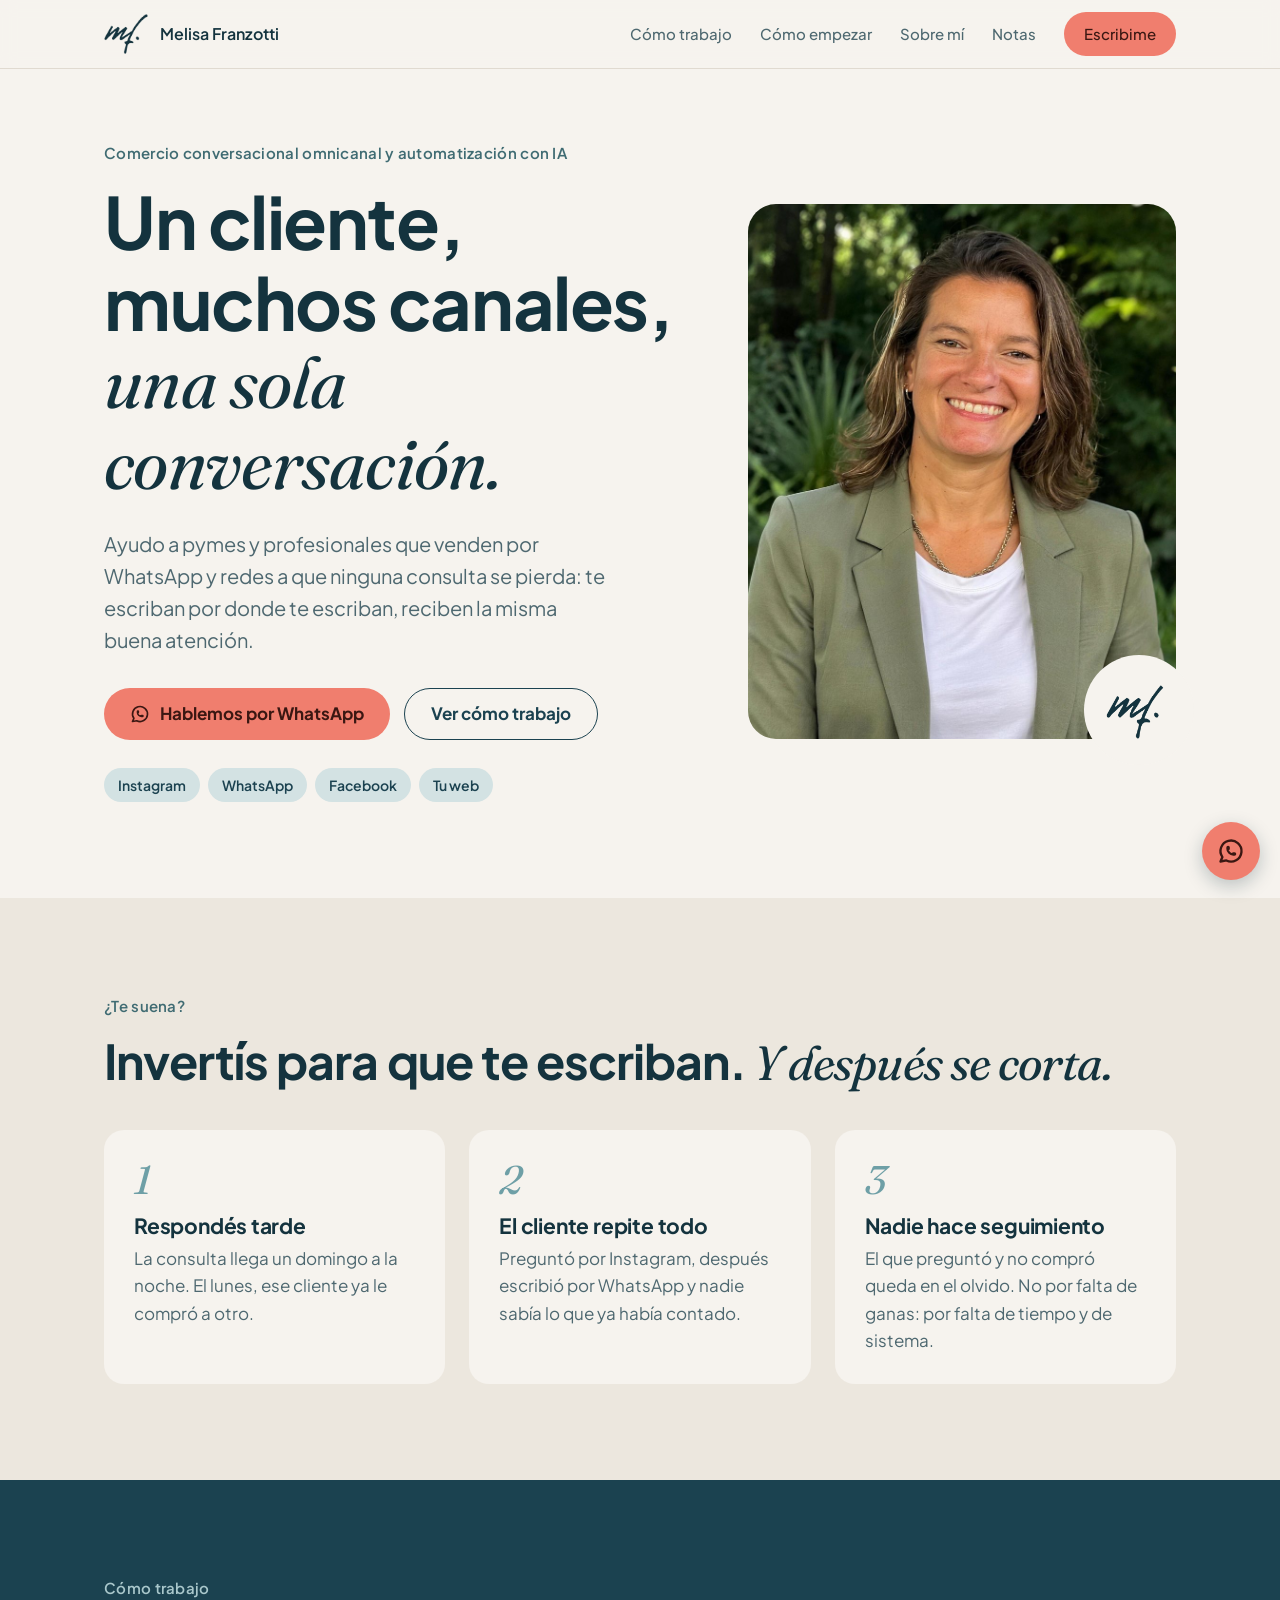
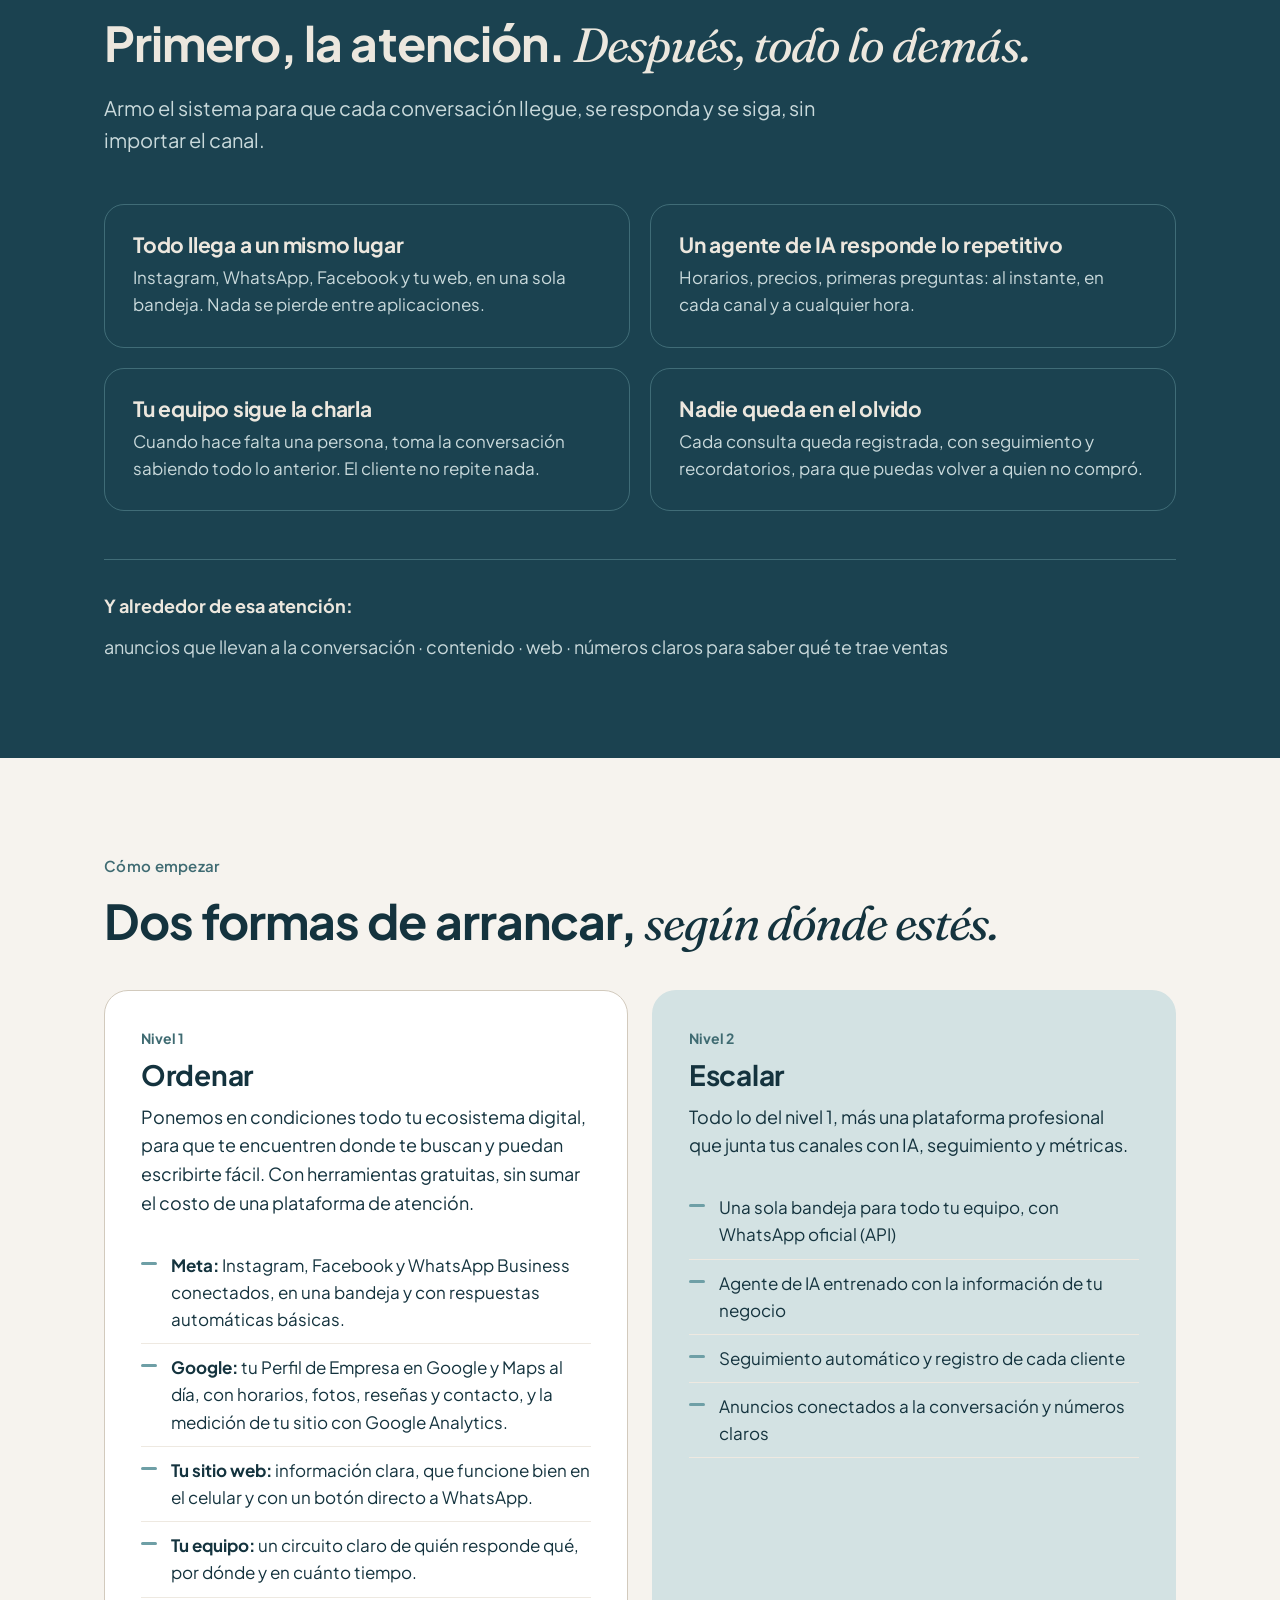
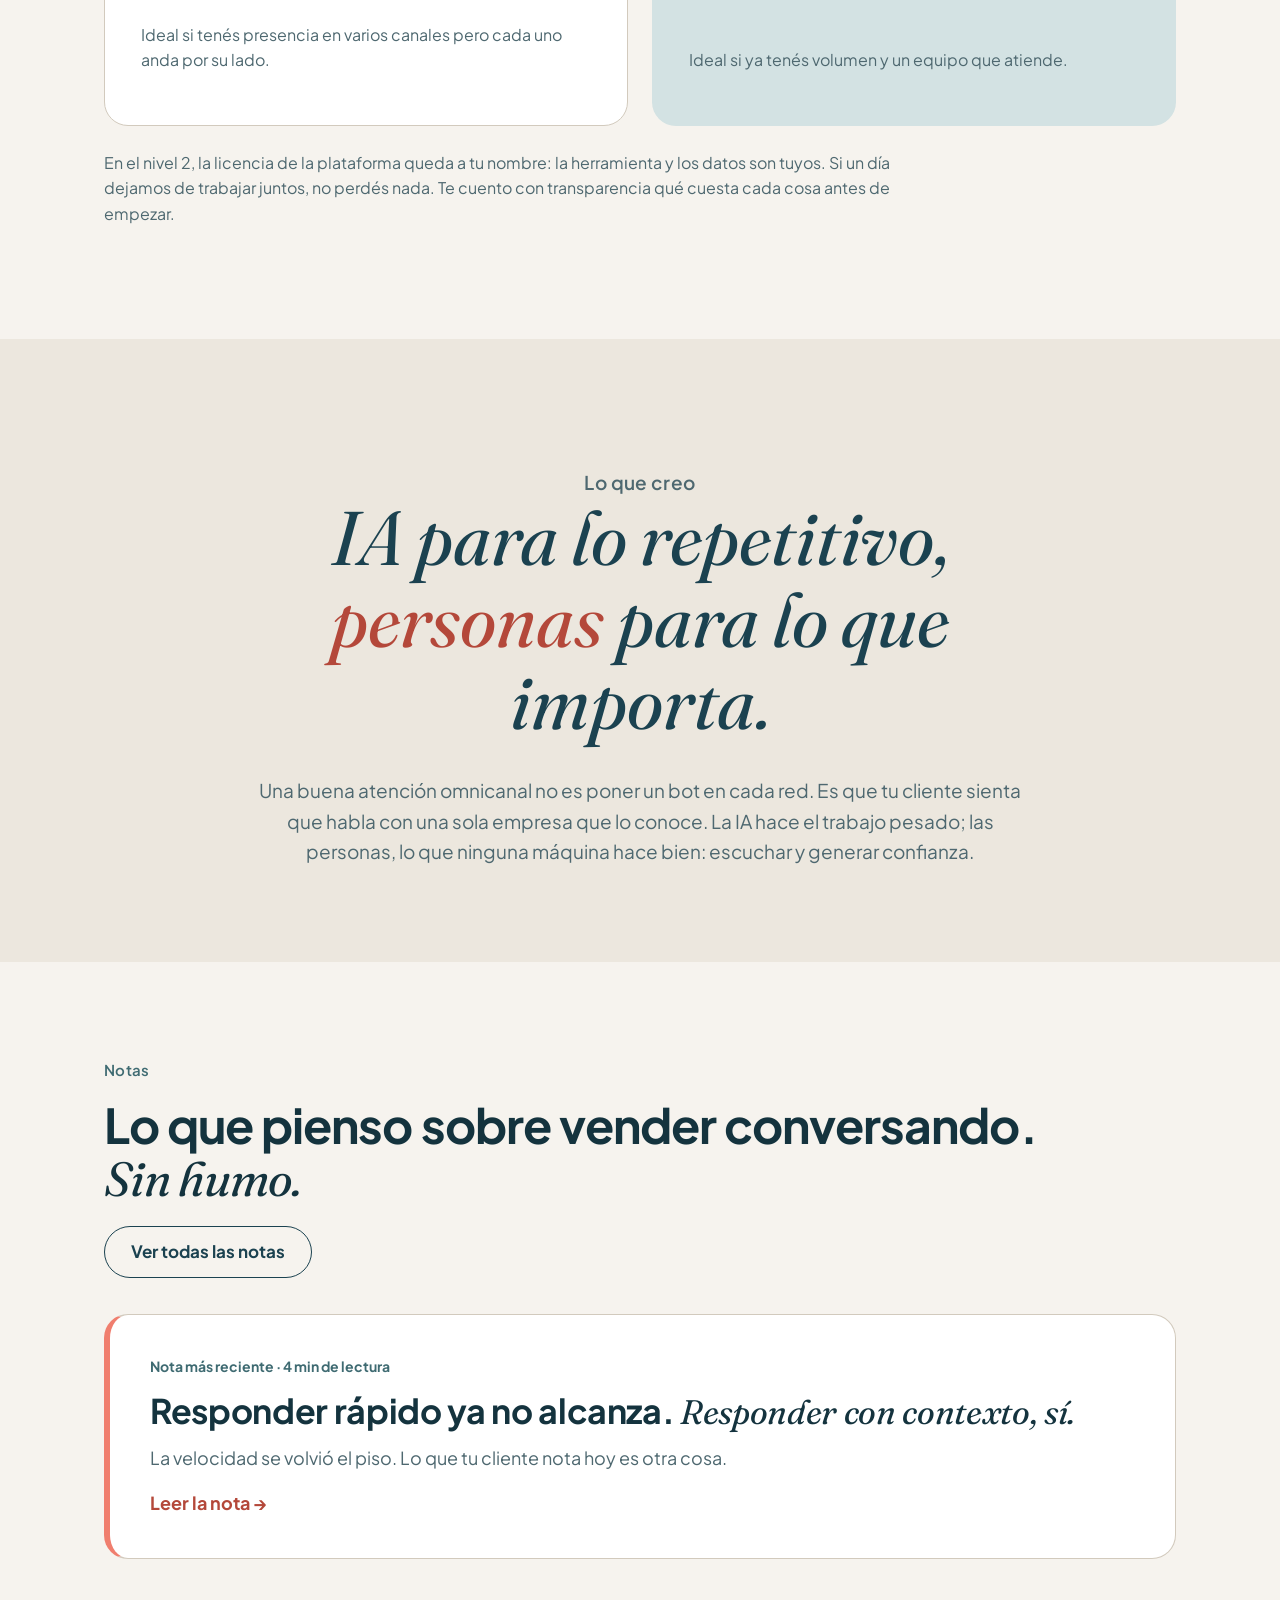
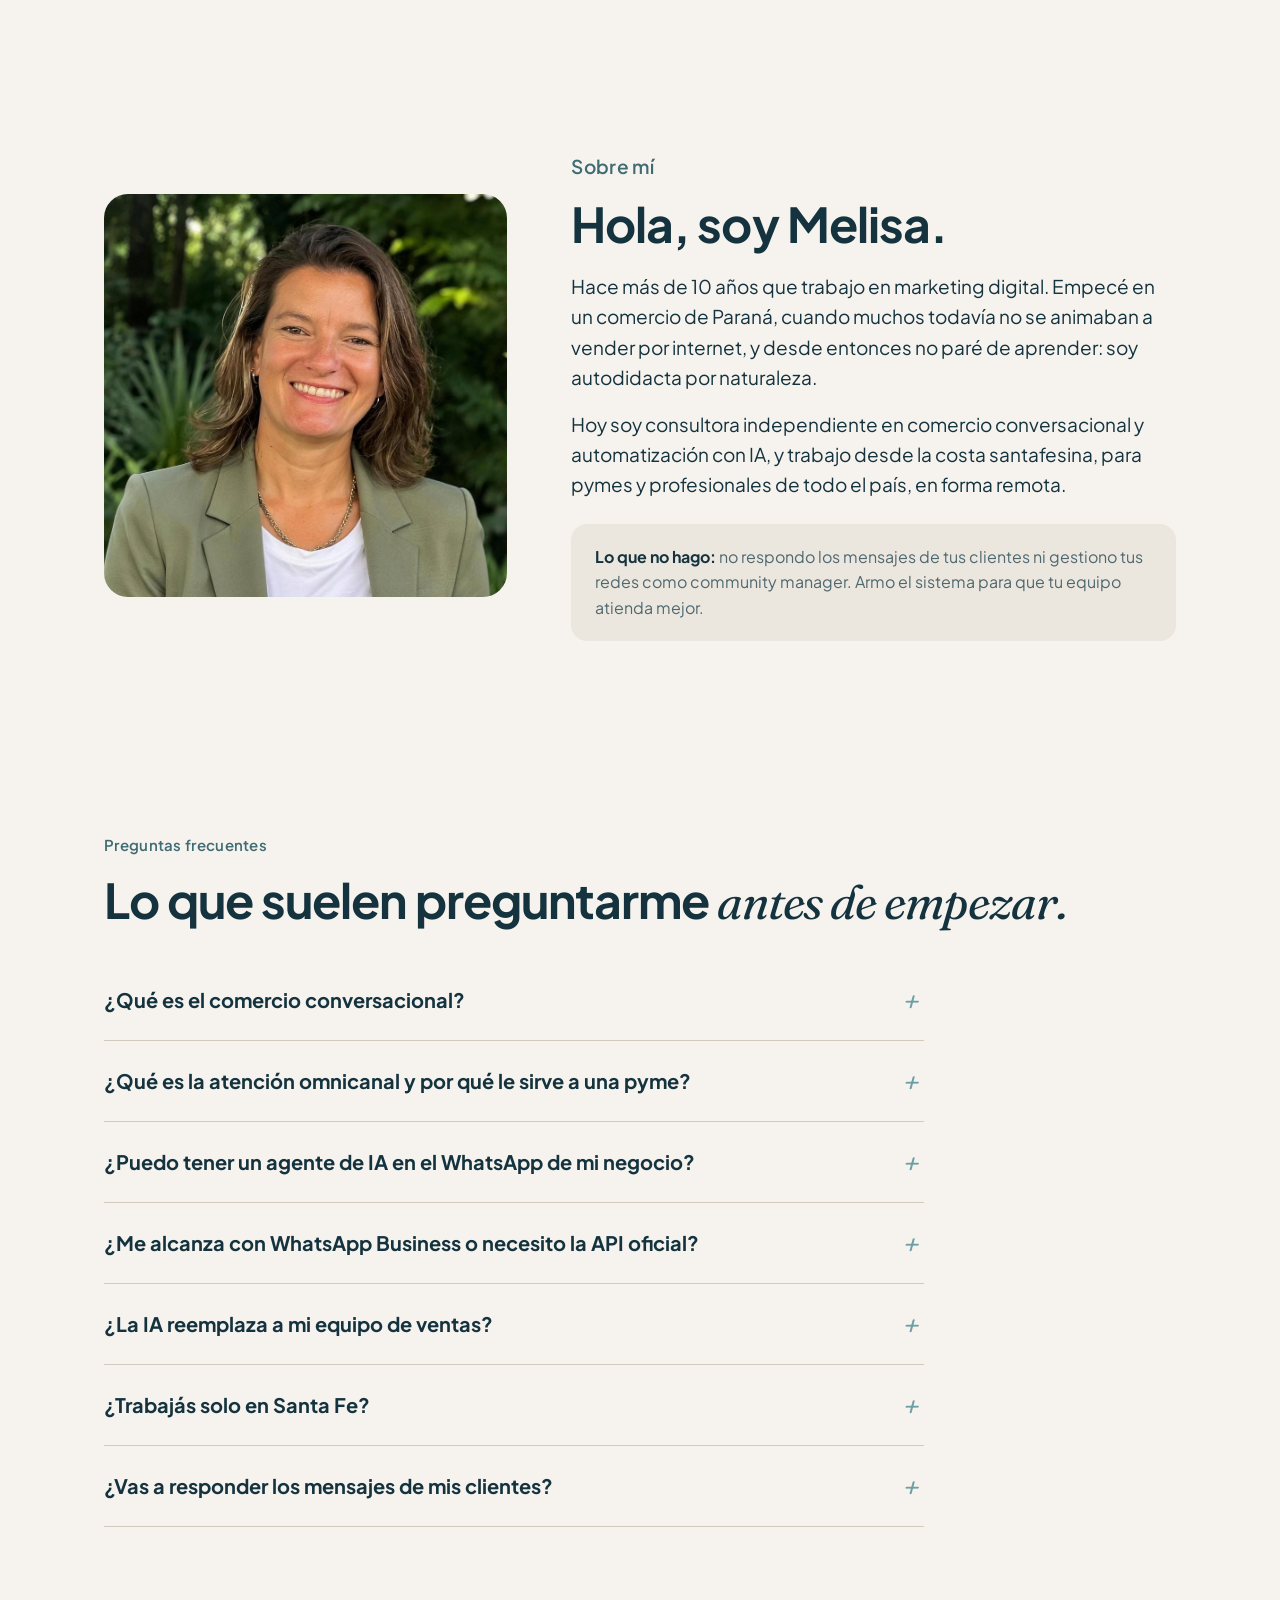
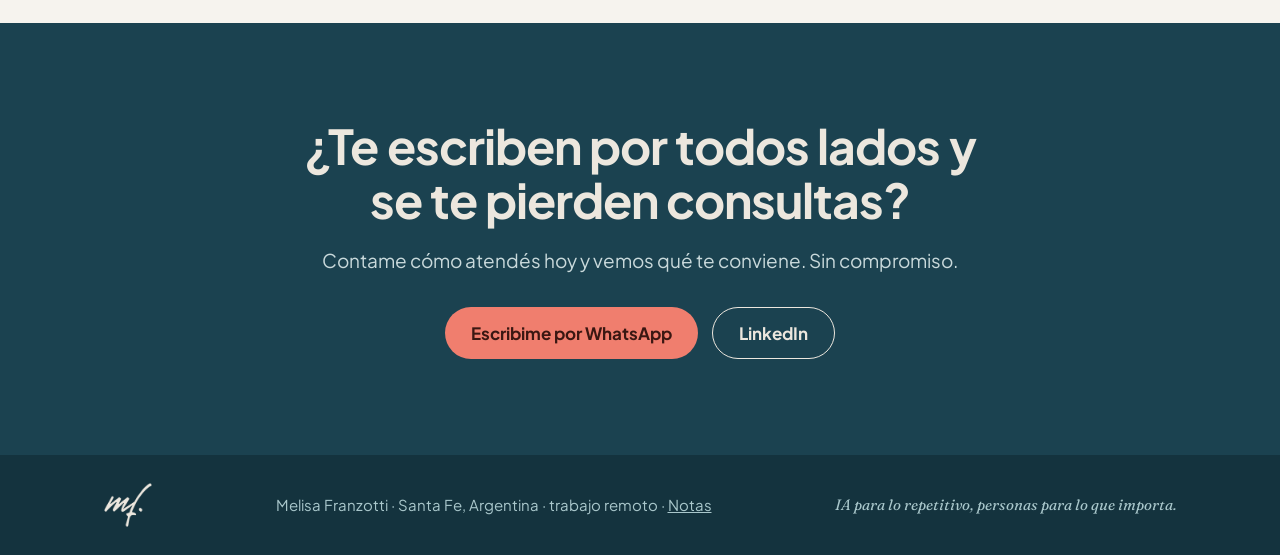
<file: index.html>
<!doctype html>
<html lang="es-AR">
<head>
<meta charset="utf-8">
<meta name="viewport" content="width=device-width, initial-scale=1">
<title>Comercio conversacional y automatización con IA para pymes · Melisa Franzotti</title>
<meta name="description" content="Comercio conversacional omnicanal para pymes: WhatsApp, Instagram, Facebook y tu web en una sola conversación, con agentes de IA y CRM. Desde Santa Fe, para todo el país.">
<meta name="author" content="Melisa Franzotti">
<meta name="google-site-verification" content="gdGsH-oOVV2Y6hvarRN_TbwxmT_aSojlO5cquZC-6Lg">
<meta name="robots" content="index, follow, max-image-preview:large">
<link rel="canonical" href="https://melisafranzotti.com.ar/">
<link rel="icon" href="img/favicon.png" type="image/png">
<link rel="apple-touch-icon" href="img/favicon.png">
<meta property="og:type" content="website">
<meta property="og:locale" content="es_AR">
<meta property="og:title" content="Melisa Franzotti · Comercio conversacional omnicanal y automatización con IA">
<meta property="og:description" content="Un cliente, muchos canales, una sola conversación. IA para lo repetitivo, personas para lo que importa.">
<meta property="og:url" content="https://melisafranzotti.com.ar/">
<meta property="og:image" content="https://melisafranzotti.com.ar/img/og.jpg">
<meta property="og:image:width" content="1200">
<meta property="og:image:height" content="630">
<meta name="twitter:card" content="summary_large_image">
<meta name="theme-color" content="#1B4250">
<link rel="preconnect" href="https://fonts.googleapis.com">
<link rel="preconnect" href="https://fonts.gstatic.com" crossorigin>
<link rel="stylesheet" href="https://fonts.googleapis.com/css2?family=Fraunces:ital,opsz,wght@1,9..144,400&family=Plus+Jakarta+Sans:wght@400;500;600;700&display=swap">
<style>
:root{
  --petroleo:#1B4250; --petroleo-osc:#14333E; --agua:#6E9FA6; --agua-clara:#D3E2E3; --agua-texto:#3F6B72;
  --crema:#ECE7DE; --crema-clara:#F6F3EE; --coral:#F07E6E; --coral-texto:#3A1712; --gris:#4E6870; --linea:#D2CABD;
  --max:1120px;
}
*{box-sizing:border-box}
html{scroll-behavior:smooth}
body{margin:0;font-family:'Plus Jakarta Sans',system-ui,sans-serif;color:var(--petroleo-osc);background:var(--crema-clara);font-size:18px;line-height:1.6;-webkit-font-smoothing:antialiased}
img{max-width:100%;display:block}
a{color:var(--petroleo)}
.serif{font-family:'Fraunces',Georgia,serif;font-style:italic;font-weight:400}
.wrap{max-width:var(--max);margin:0 auto;padding:0 24px}
.eyebrow{font-size:15px;font-weight:600;letter-spacing:.02em;color:var(--agua-texto);margin:0 0 16px}
h1,h2,h3{margin:0;line-height:1.12;letter-spacing:-.02em}
h2{font-size:clamp(32px,4.4vw,48px);font-weight:700;margin-bottom:20px}
h3{font-size:21px;font-weight:700;letter-spacing:-.01em;margin-bottom:8px}
p{margin:0 0 16px}
section{padding:96px 0}
.btn{display:inline-flex;align-items:center;gap:10px;min-height:52px;padding:0 26px;border-radius:999px;font-weight:700;font-size:17px;text-decoration:none;transition:transform .15s ease, box-shadow .15s ease}
.btn:hover{transform:translateY(-1px)}
.btn:focus-visible{outline:3px solid var(--agua);outline-offset:3px}
.btn-coral{background:var(--coral);color:var(--coral-texto)}
.btn-linea{border:1.5px solid currentColor;color:var(--petroleo)}

/* nav */
.nav{position:sticky;top:0;z-index:10;background:rgba(246,243,238,.92);backdrop-filter:blur(8px);border-bottom:1px solid rgba(210,202,189,.6)}
.nav .wrap{display:flex;align-items:center;justify-content:space-between;height:68px}
.nav-firma{display:flex;align-items:center;gap:12px;text-decoration:none;color:var(--petroleo-osc);font-weight:600;font-size:16px}
.nav-firma img{width:44px;height:auto}
.nav-links{display:flex;align-items:center;gap:28px}
.nav-links a{text-decoration:none;font-size:15px;font-weight:500;color:var(--gris)}
.nav-links a:hover{color:var(--petroleo)}
.nav .btn{min-height:44px;padding:0 20px;font-size:15px}
.nav-links a.btn-coral{color:var(--coral-texto)}

/* hero */
.hero{padding:72px 0 96px}
.hero .wrap{display:grid;grid-template-columns:1.15fr .85fr;gap:64px;align-items:center}
.hero h1{font-size:clamp(42px,6vw,72px);font-weight:700;margin-bottom:24px}
.hero h1 .serif{display:block;letter-spacing:-.01em}
.hero .lead{font-size:20px;color:var(--gris);max-width:34ch;margin-bottom:32px}
.hero-acciones{display:flex;flex-wrap:wrap;gap:14px;align-items:center}
.hero-foto{position:relative}
.hero-foto img{border-radius:28px;aspect-ratio:4/5;height:auto;object-fit:cover;object-position:50% 20%;width:100%}
.hero-foto .firma{position:absolute;right:-18px;bottom:-26px;width:110px;height:110px;aspect-ratio:1/1;object-fit:contain;background:var(--crema-clara);border-radius:50%;padding:22px}
.canales{display:flex;flex-wrap:wrap;gap:8px;margin-top:28px}
.canales span{font-size:14px;font-weight:600;padding:6px 14px;border-radius:999px;background:var(--agua-clara);color:var(--petroleo)}

/* problema */
.problema{background:var(--crema)}
.grid3{display:grid;grid-template-columns:repeat(3,1fr);gap:24px;margin-top:40px}
.tarjeta{background:var(--crema-clara);border-radius:20px;padding:30px}
.tarjeta .num{font-family:'Fraunces',Georgia,serif;font-style:italic;font-size:40px;line-height:1;color:var(--agua);margin-bottom:14px}
.tarjeta p{color:var(--gris);font-size:17px;margin:0}

/* solucion */
.solucion{background:var(--petroleo);color:var(--crema)}
.solucion .eyebrow{color:#A9C7CB}
.solucion h2{color:var(--crema)}
.solucion .intro{font-size:20px;color:#C9D9DB;max-width:52ch}
.pasos{list-style:none;padding:0;margin:48px 0 0;display:grid;grid-template-columns:repeat(2,1fr);gap:20px}
.pasos li{border:1px solid rgba(110,159,166,.45);border-radius:20px;padding:28px}
.pasos h3{color:var(--crema)}
.pasos p{color:#C9D9DB;font-size:17px;margin:0}
.alrededor{margin-top:48px;padding-top:32px;border-top:1px solid rgba(110,159,166,.45);display:flex;flex-wrap:wrap;gap:12px 32px;align-items:baseline}
.alrededor strong{font-size:18px}
.alrededor span{color:#C9D9DB}

/* niveles */
.niveles .grid2{display:grid;grid-template-columns:1fr 1fr;gap:24px;margin-top:40px}
.nivel{border-radius:24px;padding:36px;background:#fff;border:1px solid var(--linea);display:flex;flex-direction:column}
.nivel .etiqueta{font-size:14px;font-weight:700;color:var(--agua-texto);margin-bottom:10px}
.nivel h3{font-size:28px;margin-bottom:12px}
.nivel ul{padding:0;margin:8px 0 24px;list-style:none}
.nivel li strong{color:var(--petroleo-osc)}
.nivel li{padding:10px 0 10px 30px;position:relative;border-bottom:1px solid #EEE9E1;font-size:17px}
.nivel li::before{content:"";position:absolute;left:0;top:20px;width:16px;height:3px;border-radius:2px;background:var(--agua)}
.nivel .ideal{margin-top:auto;font-size:16px;color:var(--gris)}
.nivel-destacado{background:var(--agua-clara);border-color:transparent}
.nota{margin-top:24px;font-size:16px;color:var(--gris);max-width:70ch}

/* creo */
.creo{background:var(--crema);text-align:center}
.creo blockquote{margin:0 auto;max-width:18ch;font-family:'Fraunces',Georgia,serif;font-style:italic;font-size:clamp(40px,6vw,76px);line-height:1.08;color:var(--petroleo)}
.creo blockquote em{font-style:italic;color:#B4483A}
.creo p{max-width:56ch;margin:32px auto 0;color:var(--gris);font-size:19px}

/* sobre mi */
.sobre .wrap{display:grid;grid-template-columns:.8fr 1.2fr;gap:64px;align-items:center}
.sobre img{border-radius:24px;aspect-ratio:1/1;height:auto;width:100%;object-fit:cover;object-position:50% 12%}
.sobre p{font-size:19px}
.no-hago{margin-top:24px;padding:20px 24px;border-radius:16px;background:var(--crema);font-size:16px;color:var(--gris)}
.no-hago strong{color:var(--petroleo-osc)}

/* preguntas */
.preguntas .lista{max-width:820px;margin-top:32px}
.preguntas details{border-bottom:1px solid var(--linea);padding:4px 0}
.preguntas summary{cursor:pointer;list-style:none;padding:20px 40px 20px 0;font-size:20px;font-weight:700;position:relative}
.preguntas summary::-webkit-details-marker{display:none}
.preguntas summary::after{content:"+";position:absolute;right:4px;top:14px;font-family:'Fraunces',Georgia,serif;font-style:italic;font-size:30px;color:var(--agua)}
.preguntas details[open] summary::after{content:"–"}
.preguntas summary:focus-visible{outline:3px solid var(--agua);outline-offset:3px}
.preguntas details p{color:var(--gris);font-size:17px;max-width:70ch}

/* contacto */
.contacto{background:var(--petroleo);color:var(--crema);text-align:center}
.contacto h2{color:var(--crema);max-width:20ch;margin:0 auto 18px}
.contacto p{color:#C9D9DB;max-width:48ch;margin:0 auto 32px;font-size:19px}
.contacto .acciones{display:flex;flex-wrap:wrap;gap:14px;justify-content:center}
.contacto .btn-linea{color:var(--crema)}
footer{background:var(--petroleo-osc);color:#A9C7CB;font-size:15px}
footer .wrap{display:flex;flex-wrap:wrap;gap:16px;align-items:center;justify-content:space-between;padding-top:28px;padding-bottom:28px}
footer img{width:48px}
footer a{color:#A9C7CB}

/* notas en la home */
.notas-home{background:var(--crema-clara)}
.notas-cab{display:flex;flex-wrap:wrap;gap:20px 40px;align-items:flex-end;justify-content:space-between;margin-bottom:36px}
.notas-cab h2{margin-bottom:0}
.notas-cab h2 .serif{display:block}
.nota-destacada{display:block;text-decoration:none;color:var(--petroleo-osc);background:#fff;border:1px solid var(--linea);border-left:6px solid var(--coral);border-radius:24px;padding:40px;transition:transform .15s ease, box-shadow .15s ease}
.nota-destacada:hover{transform:translateY(-2px);box-shadow:0 10px 28px rgba(20,51,62,.10)}
.nota-destacada:focus-visible{outline:3px solid var(--agua);outline-offset:3px}
.nota-etiqueta{display:block;font-size:14px;font-weight:700;color:var(--agua-texto);margin-bottom:14px}
.nota-destacada h3{font-size:clamp(26px,3vw,34px);line-height:1.15;margin-bottom:12px}
.nota-destacada p{color:var(--gris);font-size:18px;max-width:60ch}
.nota-leer{font-weight:700;color:#B4483A}

/* whatsapp flotante */
.wa-flotante{position:fixed;right:20px;bottom:20px;z-index:20;width:58px;height:58px;border-radius:50%;background:var(--coral);color:var(--coral-texto);display:flex;align-items:center;justify-content:center;box-shadow:0 6px 18px rgba(20,51,62,.25)}
.wa-flotante:focus-visible{outline:3px solid var(--agua);outline-offset:3px}

@media (max-width:900px){
  section{padding:72px 0}
  .hero{padding:40px 0 72px}
  .hero .wrap,.sobre .wrap{grid-template-columns:1fr;gap:48px}
  .hero-foto{max-width:420px}
  .grid3,.pasos,.niveles .grid2{grid-template-columns:1fr}
  .nav-links a:not(.btn):not(.nav-notas){display:none}
  .nav-links{gap:16px}
  .sobre img{max-width:360px}
  .nota-destacada{padding:28px}
}
@media (prefers-reduced-motion:reduce){html{scroll-behavior:auto}.btn{transition:none}}
</style>
<script type="application/ld+json">
{
  "@context": "https://schema.org",
  "@graph": [
    {
      "@type": "WebSite",
      "@id": "https://melisafranzotti.com.ar/#website",
      "url": "https://melisafranzotti.com.ar/",
      "name": "Melisa Franzotti",
      "inLanguage": "es-AR",
      "publisher": {"@id": "https://melisafranzotti.com.ar/#melisa"}
    },
    {
      "@type": "Person",
      "@id": "https://melisafranzotti.com.ar/#melisa",
      "name": "Melisa Franzotti",
      "url": "https://melisafranzotti.com.ar/",
      "image": "https://melisafranzotti.com.ar/img/melisa.jpg",
      "jobTitle": "Consultora en comercio conversacional omnicanal y automatización con IA",
      "description": "Consultora independiente con más de 10 años en marketing digital. Ayuda a pymes y profesionales a vender por WhatsApp, Instagram, Facebook y su web, con agentes de IA y una sola conversación por cliente.",
      "address": {"@type": "PostalAddress", "addressLocality": "Santa Fe", "addressRegion": "Santa Fe", "addressCountry": "AR"},
      "alumniOf": {"@type": "CollegeOrUniversity", "name": "Universidad Autónoma de Entre Ríos"},
      "knowsAbout": ["Comercio conversacional", "Omnicanalidad", "Atención omnicanal", "Marketing conversacional", "Automatización con IA", "WhatsApp Business API", "Agentes de IA para WhatsApp", "Meta Ads", "Campañas click to WhatsApp", "Google Ads", "CRM"],
      "sameAs": ["https://www.linkedin.com/in/melisafranzotti/"],
      "worksFor": {"@id": "https://melisafranzotti.com.ar/#servicio"}
    },
    {
      "@type": "ProfessionalService",
      "@id": "https://melisafranzotti.com.ar/#servicio",
      "name": "Melisa Franzotti",
      "url": "https://melisafranzotti.com.ar/",
      "image": "https://melisafranzotti.com.ar/img/og.jpg",
      "logo": "https://melisafranzotti.com.ar/img/mf-tinta.png",
      "telephone": "+54 9 343 514-3887",
      "slogan": "IA para lo repetitivo, personas para lo que importa.",
      "description": "Comercio conversacional omnicanal y automatización con IA para pymes y profesionales: Instagram, WhatsApp, Facebook y web en una sola conversación, con agentes de IA y CRM.",
      "founder": {"@id": "https://melisafranzotti.com.ar/#melisa"},
      "address": {"@type": "PostalAddress", "addressLocality": "Santa Fe", "addressRegion": "Santa Fe", "addressCountry": "AR"},
      "areaServed": [
        {"@type": "City", "name": "Santa Fe"},
        {"@type": "City", "name": "Santo Tomé"},
        {"@type": "City", "name": "Paraná"},
        {"@type": "Country", "name": "Argentina"}
      ],
      "knowsLanguage": "es",
      "sameAs": ["https://www.linkedin.com/in/melisafranzotti/"],
      "hasOfferCatalog": {
        "@type": "OfferCatalog",
        "name": "Formas de empezar",
        "itemListElement": [
          {"@type": "Offer", "itemOffered": {"@type": "Service", "name": "Nivel 1 · Ordenar", "description": "Puesta en condiciones del ecosistema digital: Meta (Instagram, Facebook y WhatsApp Business), Perfil de Empresa en Google, sitio web y circuito de atención del equipo."}},
          {"@type": "Offer", "itemOffered": {"@type": "Service", "name": "Nivel 2 · Escalar", "description": "Plataforma profesional de atención omnicanal con WhatsApp oficial (API), agente de IA, seguimiento automático y anuncios conectados a la conversación."}}
        ]
      }
    },
    {
      "@type": "FAQPage",
      "@id": "https://melisafranzotti.com.ar/#preguntas",
      "mainEntity": [
        {
          "@type": "Question",
          "name": "¿Qué es el comercio conversacional?",
          "acceptedAnswer": {
            "@type": "Answer",
            "text": "Es vender a través de la conversación: tu cliente consulta, resuelve sus dudas y decide la compra por WhatsApp, Instagram, Facebook o tu web, en lugar de llenar un formulario y esperar. Para que funcione, esas conversaciones tienen que llegar a un mismo lugar, responderse rápido y con contexto, y tener seguimiento. Eso es lo que armo."
          }
        },
        {
          "@type": "Question",
          "name": "¿Qué es la atención omnicanal y por qué le sirve a una pyme?",
          "acceptedAnswer": {
            "@type": "Answer",
            "text": "Es que tu cliente pueda escribirte por Instagram, WhatsApp, Facebook o tu web y que del otro lado lo atiendan como una sola empresa: con el mismo tono, la misma información y sabiendo lo que ya habló. Para una pyme significa menos consultas perdidas y menos clientes que tienen que repetir todo."
          }
        },
        {
          "@type": "Question",
          "name": "¿Puedo tener un agente de IA en el WhatsApp de mi negocio?",
          "acceptedAnswer": {
            "@type": "Answer",
            "text": "Sí. Un agente de IA (un asistente que responde por WhatsApp) entrenado con la información de tu negocio puede responder las preguntas repetitivas a cualquier hora (horarios, precios, primeros datos) y pasarle la conversación a una persona de tu equipo cuando hace falta, con todo el contexto."
          }
        },
        {
          "@type": "Question",
          "name": "¿Me alcanza con WhatsApp Business o necesito la API oficial?",
          "acceptedAnswer": {
            "@type": "Answer",
            "text": "Depende del volumen. Si atendés vos o una sola persona, WhatsApp Business bien configurado suele alcanzar, y por eso es parte del nivel 1. Si varias personas responden, querés un agente de IA o conectar anuncios con la conversación, conviene la API oficial de WhatsApp, que es lo que armo en el nivel 2."
          }
        },
        {
          "@type": "Question",
          "name": "¿La IA reemplaza a mi equipo de ventas?",
          "acceptedAnswer": {
            "@type": "Answer",
            "text": "No. La IA se encarga de lo repetitivo para que tu equipo tenga tiempo para lo que vende: escuchar, resolver dudas de verdad y generar confianza. IA para lo repetitivo, personas para lo que importa."
          }
        },
        {
          "@type": "Question",
          "name": "¿Trabajás solo en Santa Fe?",
          "acceptedAnswer": {
            "@type": "Answer",
            "text": "Estoy en la costa santafesina y trabajo en forma remota con pymes y profesionales de todo el país. Si estás en Santa Fe, Santo Tomé o Paraná, también podemos juntarnos en persona."
          }
        },
        {
          "@type": "Question",
          "name": "¿Vas a responder los mensajes de mis clientes?",
          "acceptedAnswer": {
            "@type": "Answer",
            "text": "No. No hago community management ni atiendo tus canales. Armo el sistema, la IA y el circuito para que tu equipo atienda mejor y más rápido."
          }
        }
      ]
    }
  ]
}
</script>
</head>
<body>

<header class="nav">
  <div class="wrap">
    <a class="nav-firma" href="#inicio"><img src="img/mf-tinta.png" alt="mf." width="44" height="40"><span>Melisa Franzotti</span></a>
    <nav class="nav-links" aria-label="Principal">
      <a href="#como">Cómo trabajo</a>
      <a href="#empezar">Cómo empezar</a>
      <a href="#sobre-mi">Sobre mí</a>
      <a class="nav-notas" href="notas/">Notas</a>
      <a class="btn btn-coral" href="https://wa.me/5493435143887?text=Hola%20Melisa%2C%20vi%20tu%20sitio%20y%20quiero%20consultarte" target="_blank" rel="noopener">Escribime</a>
    </nav>
  </div>
</header>

<main id="inicio">

<section class="hero">
  <div class="wrap">
    <div>
      <p class="eyebrow">Comercio conversacional omnicanal y automatización con IA</p>
      <h1>Un cliente, muchos canales, <span class="serif">una sola conversación.</span></h1>
      <p class="lead">Ayudo a pymes y profesionales que venden por WhatsApp y redes a que ninguna consulta se pierda: te escriban por donde te escriban, reciben la misma buena atención.</p>
      <div class="hero-acciones">
        <a class="btn btn-coral" href="https://wa.me/5493435143887?text=Hola%20Melisa%2C%20vi%20tu%20sitio%20y%20quiero%20consultarte" target="_blank" rel="noopener">
          <svg width="20" height="20" viewBox="0 0 24 24" fill="none" stroke="currentColor" stroke-width="2" stroke-linecap="round" stroke-linejoin="round" aria-hidden="true"><path d="M3 21l1.65 -3.8a9 9 0 1 1 3.4 2.9l-5.05 .9"></path><path d="M9 10a.5 .5 0 0 0 1 0v-1a.5 .5 0 0 0 -1 0v1a5 5 0 0 0 5 5h1a.5 .5 0 0 0 0 -1h-1a.5 .5 0 0 0 0 1"></path></svg>
          Hablemos por WhatsApp
        </a>
        <a class="btn btn-linea" href="#como">Ver cómo trabajo</a>
      </div>
      <div class="canales" aria-label="Canales">
        <span>Instagram</span><span>WhatsApp</span><span>Facebook</span><span>Tu web</span>
      </div>
    </div>
    <div class="hero-foto">
      <img src="img/melisa.jpg" alt="Melisa Franzotti sonriendo en un jardín" width="900" height="1607">
      <img class="firma" src="img/mf-tinta.png" alt="" width="110" height="100">
    </div>
  </div>
</section>

<section class="problema" aria-labelledby="t-problema">
  <div class="wrap">
    <p class="eyebrow">¿Te suena?</p>
    <h2 id="t-problema">Invertís para que te escriban. <span class="serif">Y después se corta.</span></h2>
    <div class="grid3">
      <div class="tarjeta"><div class="num">1</div><h3>Respondés tarde</h3><p>La consulta llega un domingo a la noche. El lunes, ese cliente ya le compró a otro.</p></div>
      <div class="tarjeta"><div class="num">2</div><h3>El cliente repite todo</h3><p>Preguntó por Instagram, después escribió por WhatsApp y nadie sabía lo que ya había contado.</p></div>
      <div class="tarjeta"><div class="num">3</div><h3>Nadie hace seguimiento</h3><p>El que preguntó y no compró queda en el olvido. No por falta de ganas: por falta de tiempo y de sistema.</p></div>
    </div>
  </div>
</section>

<section class="solucion" id="como" aria-labelledby="t-como">
  <div class="wrap">
    <p class="eyebrow">Cómo trabajo</p>
    <h2 id="t-como">Primero, la atención. <span class="serif">Después, todo lo demás.</span></h2>
    <p class="intro">Armo el sistema para que cada conversación llegue, se responda y se siga, sin importar el canal.</p>
    <ul class="pasos">
      <li><h3>Todo llega a un mismo lugar</h3><p>Instagram, WhatsApp, Facebook y tu web, en una sola bandeja. Nada se pierde entre aplicaciones.</p></li>
      <li><h3>Un agente de IA responde lo repetitivo</h3><p>Horarios, precios, primeras preguntas: al instante, en cada canal y a cualquier hora.</p></li>
      <li><h3>Tu equipo sigue la charla</h3><p>Cuando hace falta una persona, toma la conversación sabiendo todo lo anterior. El cliente no repite nada.</p></li>
      <li><h3>Nadie queda en el olvido</h3><p>Cada consulta queda registrada, con seguimiento y recordatorios, para que puedas volver a quien no compró.</p></li>
    </ul>
    <div class="alrededor">
      <strong>Y alrededor de esa atención:</strong>
      <span>anuncios que llevan a la conversación · contenido · web · números claros para saber qué te trae ventas</span>
    </div>
  </div>
</section>

<section class="niveles" id="empezar" aria-labelledby="t-empezar">
  <div class="wrap">
    <p class="eyebrow">Cómo empezar</p>
    <h2 id="t-empezar">Dos formas de arrancar, <span class="serif">según dónde estés.</span></h2>
    <div class="grid2">
      <div class="nivel">
        <div class="etiqueta">Nivel 1</div>
        <h3>Ordenar</h3>
        <p>Ponemos en condiciones todo tu ecosistema digital, para que te encuentren donde te buscan y puedan escribirte fácil. Con herramientas gratuitas, sin sumar el costo de una plataforma de atención.</p>
        <ul>
          <li><strong>Meta:</strong> Instagram, Facebook y WhatsApp Business conectados, en una bandeja y con respuestas automáticas básicas.</li>
          <li><strong>Google:</strong> tu Perfil de Empresa en Google y Maps al día, con horarios, fotos, reseñas y contacto, y la medición de tu sitio con Google Analytics.</li>
          <li><strong>Tu sitio web:</strong> información clara, que funcione bien en el celular y con un botón directo a WhatsApp.</li>
          <li><strong>Tu equipo:</strong> un circuito claro de quién responde qué, por dónde y en cuánto tiempo.</li>
        </ul>
        <p class="ideal">Ideal si tenés presencia en varios canales pero cada uno anda por su lado.</p>
      </div>
      <div class="nivel nivel-destacado">
        <div class="etiqueta">Nivel 2</div>
        <h3>Escalar</h3>
        <p>Todo lo del nivel 1, más una plataforma profesional que junta tus canales con IA, seguimiento y métricas.</p>
        <ul>
          <li>Una sola bandeja para todo tu equipo, con WhatsApp oficial (API)</li>
          <li>Agente de IA entrenado con la información de tu negocio</li>
          <li>Seguimiento automático y registro de cada cliente</li>
          <li>Anuncios conectados a la conversación y números claros</li>
        </ul>
        <p class="ideal">Ideal si ya tenés volumen y un equipo que atiende.</p>
      </div>
    </div>
    <p class="nota">En el nivel 2, la licencia de la plataforma queda a tu nombre: la herramienta y los datos son tuyos. Si un día dejamos de trabajar juntos, no perdés nada. Te cuento con transparencia qué cuesta cada cosa antes de empezar.</p>
  </div>
</section>

<section class="creo" aria-labelledby="t-creo">
  <div class="wrap">
    <p class="eyebrow" id="t-creo">Lo que creo</p>
    <blockquote>IA para lo repetitivo, <em>personas</em> para lo que importa.</blockquote>
    <p>Una buena atención omnicanal no es poner un bot en cada red. Es que tu cliente sienta que habla con una sola empresa que lo conoce. La IA hace el trabajo pesado; las personas, lo que ninguna máquina hace bien: escuchar y generar confianza.</p>
  </div>
</section>

<section class="notas-home" id="notas" aria-labelledby="t-notas">
  <div class="wrap">
    <div class="notas-cab">
      <div>
        <p class="eyebrow">Notas</p>
        <h2 id="t-notas">Lo que pienso sobre vender conversando. <span class="serif">Sin humo.</span></h2>
      </div>
      <a class="btn btn-linea" href="notas/">Ver todas las notas</a>
    </div>
    <a class="nota-destacada" href="notas/responder-con-contexto/">
      <span class="nota-etiqueta">Nota más reciente · 4 min de lectura</span>
      <h3>Responder rápido ya no alcanza. <span class="serif">Responder con contexto, sí.</span></h3>
      <p>La velocidad se volvió el piso. Lo que tu cliente nota hoy es otra cosa.</p>
      <span class="nota-leer">Leer la nota →</span>
    </a>
  </div>
</section>

<section class="sobre" id="sobre-mi" aria-labelledby="t-sobre">
  <div class="wrap">
    <img src="img/melisa.jpg" alt="Retrato de Melisa Franzotti" width="900" height="900" loading="lazy">
    <div>
      <p class="eyebrow">Sobre mí</p>
      <h2 id="t-sobre">Hola, soy Melisa.</h2>
      <p>Hace más de 10 años que trabajo en marketing digital. Empecé en un comercio de Paraná, cuando muchos todavía no se animaban a vender por internet, y desde entonces no paré de aprender: soy autodidacta por naturaleza.</p>
      <p>Hoy soy consultora independiente en comercio conversacional y automatización con IA, y trabajo desde la costa santafesina, para pymes y profesionales de todo el país, en forma remota.</p>
      <div class="no-hago"><strong>Lo que no hago:</strong> no respondo los mensajes de tus clientes ni gestiono tus redes como community manager. Armo el sistema para que tu equipo atienda mejor.</div>
    </div>
  </div>
</section>

<section class="preguntas" id="preguntas" aria-labelledby="t-preguntas">
  <div class="wrap">
    <p class="eyebrow">Preguntas frecuentes</p>
    <h2 id="t-preguntas">Lo que suelen preguntarme <span class="serif">antes de empezar.</span></h2>
    <div class="lista">
      <details>
        <summary>¿Qué es el comercio conversacional?</summary>
        <p>Es vender a través de la conversación: tu cliente consulta, resuelve sus dudas y decide la compra por WhatsApp, Instagram, Facebook o tu web, en lugar de llenar un formulario y esperar. Para que funcione, esas conversaciones tienen que llegar a un mismo lugar, responderse rápido y con contexto, y tener seguimiento. Eso es lo que armo.</p>
      </details>
      <details>
        <summary>¿Qué es la atención omnicanal y por qué le sirve a una pyme?</summary>
        <p>Es que tu cliente pueda escribirte por Instagram, WhatsApp, Facebook o tu web y que del otro lado lo atiendan como una sola empresa: con el mismo tono, la misma información y sabiendo lo que ya habló. Para una pyme significa menos consultas perdidas y menos clientes que tienen que repetir todo.</p>
      </details>
      <details>
        <summary>¿Puedo tener un agente de IA en el WhatsApp de mi negocio?</summary>
        <p>Sí. Un agente de IA (un asistente que responde por WhatsApp) entrenado con la información de tu negocio puede responder las preguntas repetitivas a cualquier hora (horarios, precios, primeros datos) y pasarle la conversación a una persona de tu equipo cuando hace falta, con todo el contexto.</p>
      </details>
      <details>
        <summary>¿Me alcanza con WhatsApp Business o necesito la API oficial?</summary>
        <p>Depende del volumen. Si atendés vos o una sola persona, WhatsApp Business bien configurado suele alcanzar, y por eso es parte del nivel 1. Si varias personas responden, querés un agente de IA o conectar anuncios con la conversación, conviene la API oficial de WhatsApp, que es lo que armo en el nivel 2.</p>
      </details>
      <details>
        <summary>¿La IA reemplaza a mi equipo de ventas?</summary>
        <p>No. La IA se encarga de lo repetitivo para que tu equipo tenga tiempo para lo que vende: escuchar, resolver dudas de verdad y generar confianza. IA para lo repetitivo, personas para lo que importa.</p>
      </details>
      <details>
        <summary>¿Trabajás solo en Santa Fe?</summary>
        <p>Estoy en la costa santafesina y trabajo en forma remota con pymes y profesionales de todo el país. Si estás en Santa Fe, Santo Tomé o Paraná, también podemos juntarnos en persona.</p>
      </details>
      <details>
        <summary>¿Vas a responder los mensajes de mis clientes?</summary>
        <p>No. No hago community management ni atiendo tus canales. Armo el sistema, la IA y el circuito para que tu equipo atienda mejor y más rápido.</p>
      </details>
    </div>
  </div>
</section>

<section class="contacto" aria-labelledby="t-contacto">
  <div class="wrap">
    <h2 id="t-contacto">¿Te escriben por todos lados y se te pierden consultas?</h2>
    <p>Contame cómo atendés hoy y vemos qué te conviene. Sin compromiso.</p>
    <div class="acciones">
      <a class="btn btn-coral" href="https://wa.me/5493435143887?text=Hola%20Melisa%2C%20vi%20tu%20sitio%20y%20quiero%20consultarte" target="_blank" rel="noopener">Escribime por WhatsApp</a>
      <a class="btn btn-linea" href="https://www.linkedin.com/in/melisafranzotti/" target="_blank" rel="noopener">LinkedIn</a>
    </div>
  </div>
</section>

</main>

<footer>
  <div class="wrap">
    <img src="img/mf-crema.png" alt="mf." width="48" height="44">
    <span>Melisa Franzotti · Santa Fe, Argentina · trabajo remoto · <a href="notas/">Notas</a></span>
    <span class="serif">IA para lo repetitivo, personas para lo que importa.</span>
  </div>
</footer>

<a class="wa-flotante" href="https://wa.me/5493435143887?text=Hola%20Melisa%2C%20vi%20tu%20sitio%20y%20quiero%20consultarte" target="_blank" rel="noopener" aria-label="Escribime por WhatsApp">
  <svg width="28" height="28" viewBox="0 0 24 24" fill="none" stroke="currentColor" stroke-width="2" stroke-linecap="round" stroke-linejoin="round" aria-hidden="true"><path d="M3 21l1.65 -3.8a9 9 0 1 1 3.4 2.9l-5.05 .9"></path><path d="M9 10a.5 .5 0 0 0 1 0v-1a.5 .5 0 0 0 -1 0v1a5 5 0 0 0 5 5h1a.5 .5 0 0 0 0 -1h-1a.5 .5 0 0 0 0 1"></path></svg>
</a>

</body>
</html>
</file>
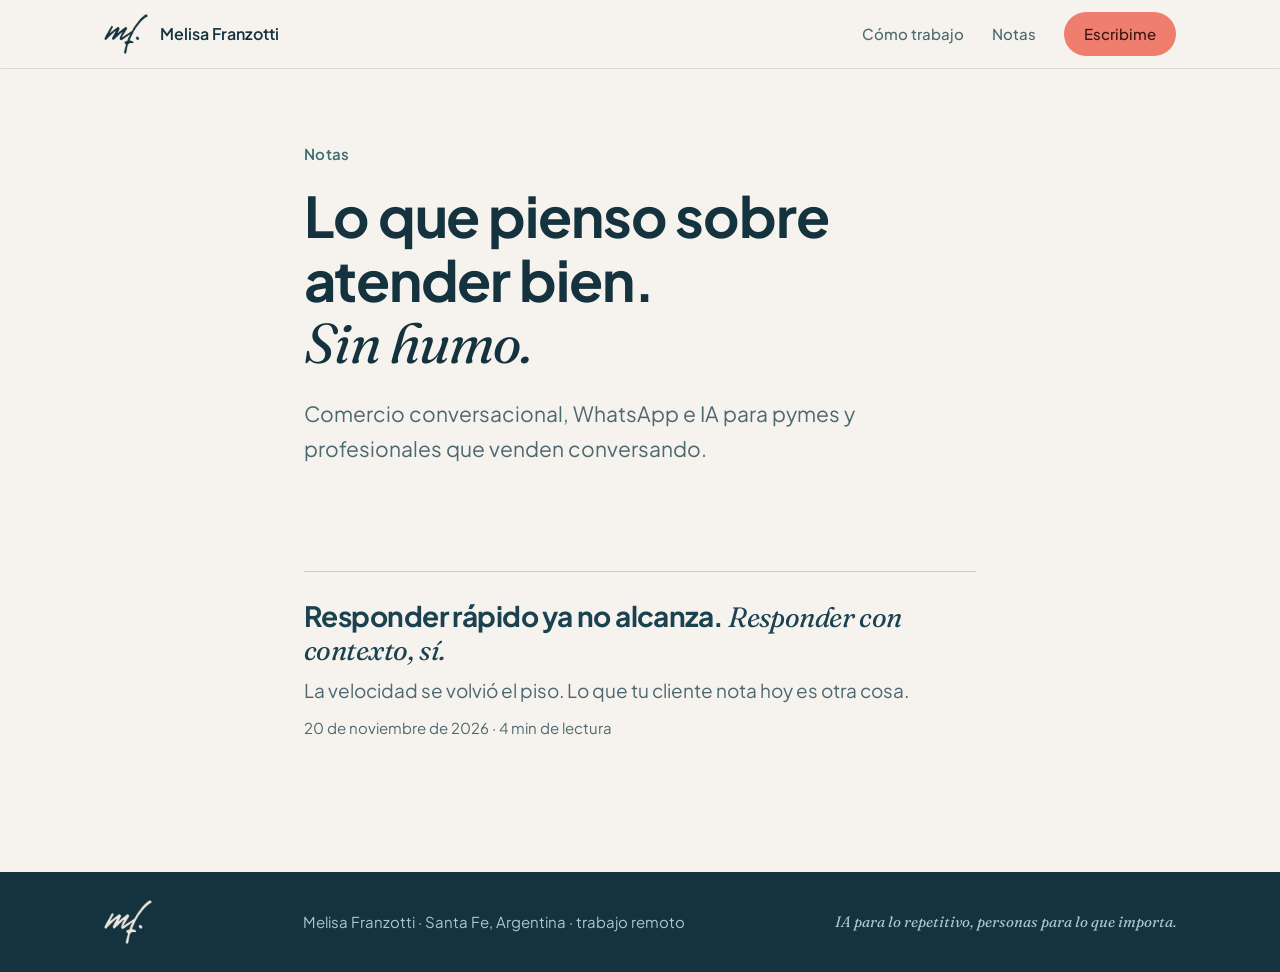
<file: notas/index.html>
<!doctype html>
<html lang="es-AR">
<head>
<meta charset="utf-8">
<meta name="viewport" content="width=device-width, initial-scale=1">
<title>Notas sobre comercio conversacional, WhatsApp e IA para pymes · Melisa Franzotti</title>
<meta name="description" content="Opiniones y miradas de Melisa Franzotti sobre comercio conversacional, atención omnicanal y el uso de la IA para vender por WhatsApp y redes en pymes y profesionales.">
<meta name="author" content="Melisa Franzotti">
<link rel="canonical" href="https://melisafranzotti.com.ar/notas/">
<link rel="icon" href="../img/favicon.png" type="image/png">
<meta property="og:type" content="website">
<meta property="og:locale" content="es_AR">
<meta property="og:title" content="Notas · Melisa Franzotti">
<meta property="og:description" content="Comercio conversacional, omnicanalidad e IA para pymes, sin humo.">
<meta property="og:url" content="https://melisafranzotti.com.ar/notas/">
<meta property="og:image" content="https://melisafranzotti.com.ar/img/og.jpg">
<meta name="theme-color" content="#1B4250">
<link rel="preconnect" href="https://fonts.googleapis.com">
<link rel="preconnect" href="https://fonts.gstatic.com" crossorigin>
<link rel="stylesheet" href="https://fonts.googleapis.com/css2?family=Fraunces:ital,opsz,wght@1,9..144,400&family=Plus+Jakarta+Sans:wght@400;500;600;700&display=swap">
<link rel="stylesheet" href="notas.css">
<script type="application/ld+json">
{
  "@context": "https://schema.org",
  "@type": "Blog",
  "@id": "https://melisafranzotti.com.ar/notas/#blog",
  "url": "https://melisafranzotti.com.ar/notas/",
  "name": "Notas de Melisa Franzotti",
  "description": "Opiniones sobre comercio conversacional, atención omnicanal y el uso de la IA para vender por WhatsApp y redes en pymes y profesionales.",
  "inLanguage": "es-AR",
  "author": {"@type": "Person", "@id": "https://melisafranzotti.com.ar/#melisa", "name": "Melisa Franzotti", "url": "https://melisafranzotti.com.ar/"},
  "isPartOf": {"@id": "https://melisafranzotti.com.ar/#website"},
  "blogPost": [
    {"@type": "BlogPosting", "headline": "Responder rápido ya no alcanza. Responder con contexto, sí.", "url": "https://melisafranzotti.com.ar/notas/responder-con-contexto/", "datePublished": "2026-11-20"}
  ]
}
</script>
</head>
<body>

<header class="nav">
  <div class="wrap">
    <a class="nav-firma" href="../"><img src="../img/mf-tinta.png" alt="mf." width="44" height="40"><span>Melisa Franzotti</span></a>
    <nav class="nav-links" aria-label="Principal">
      <a href="../#como">Cómo trabajo</a>
      <a class="nav-notas" href="./" aria-current="page">Notas</a>
      <a class="btn btn-coral" href="https://wa.me/5493435143887?text=Hola%20Melisa%2C%20vi%20tu%20sitio%20y%20quiero%20consultarte" target="_blank" rel="noopener">Escribime</a>
    </nav>
  </div>
</header>

<main>
  <div class="cabecera">
    <div class="angosto">
      <p class="eyebrow">Notas</p>
      <h1>Lo que pienso sobre atender bien. <span class="serif">Sin humo.</span></h1>
      <p class="bajada">Comercio conversacional, WhatsApp e IA para pymes y profesionales que venden conversando.</p>
    </div>
  </div>
  <div class="angosto">
    <ul class="lista-notas">
      <li>
        <a href="responder-con-contexto/">
          <h2>Responder rápido ya no alcanza. <span class="serif">Responder con contexto, sí.</span></h2>
        </a>
        <p>La velocidad se volvió el piso. Lo que tu cliente nota hoy es otra cosa.</p>
        <p class="meta">20 de noviembre de 2026 · 4 min de lectura</p>
      </li>
    </ul>
  </div>
</main>

<footer>
  <div class="wrap">
    <img src="../img/mf-crema.png" alt="mf." width="48" height="44">
    <span>Melisa Franzotti · Santa Fe, Argentina · trabajo remoto</span>
    <span class="serif">IA para lo repetitivo, personas para lo que importa.</span>
  </div>
</footer>

</body>
</html>
</file>
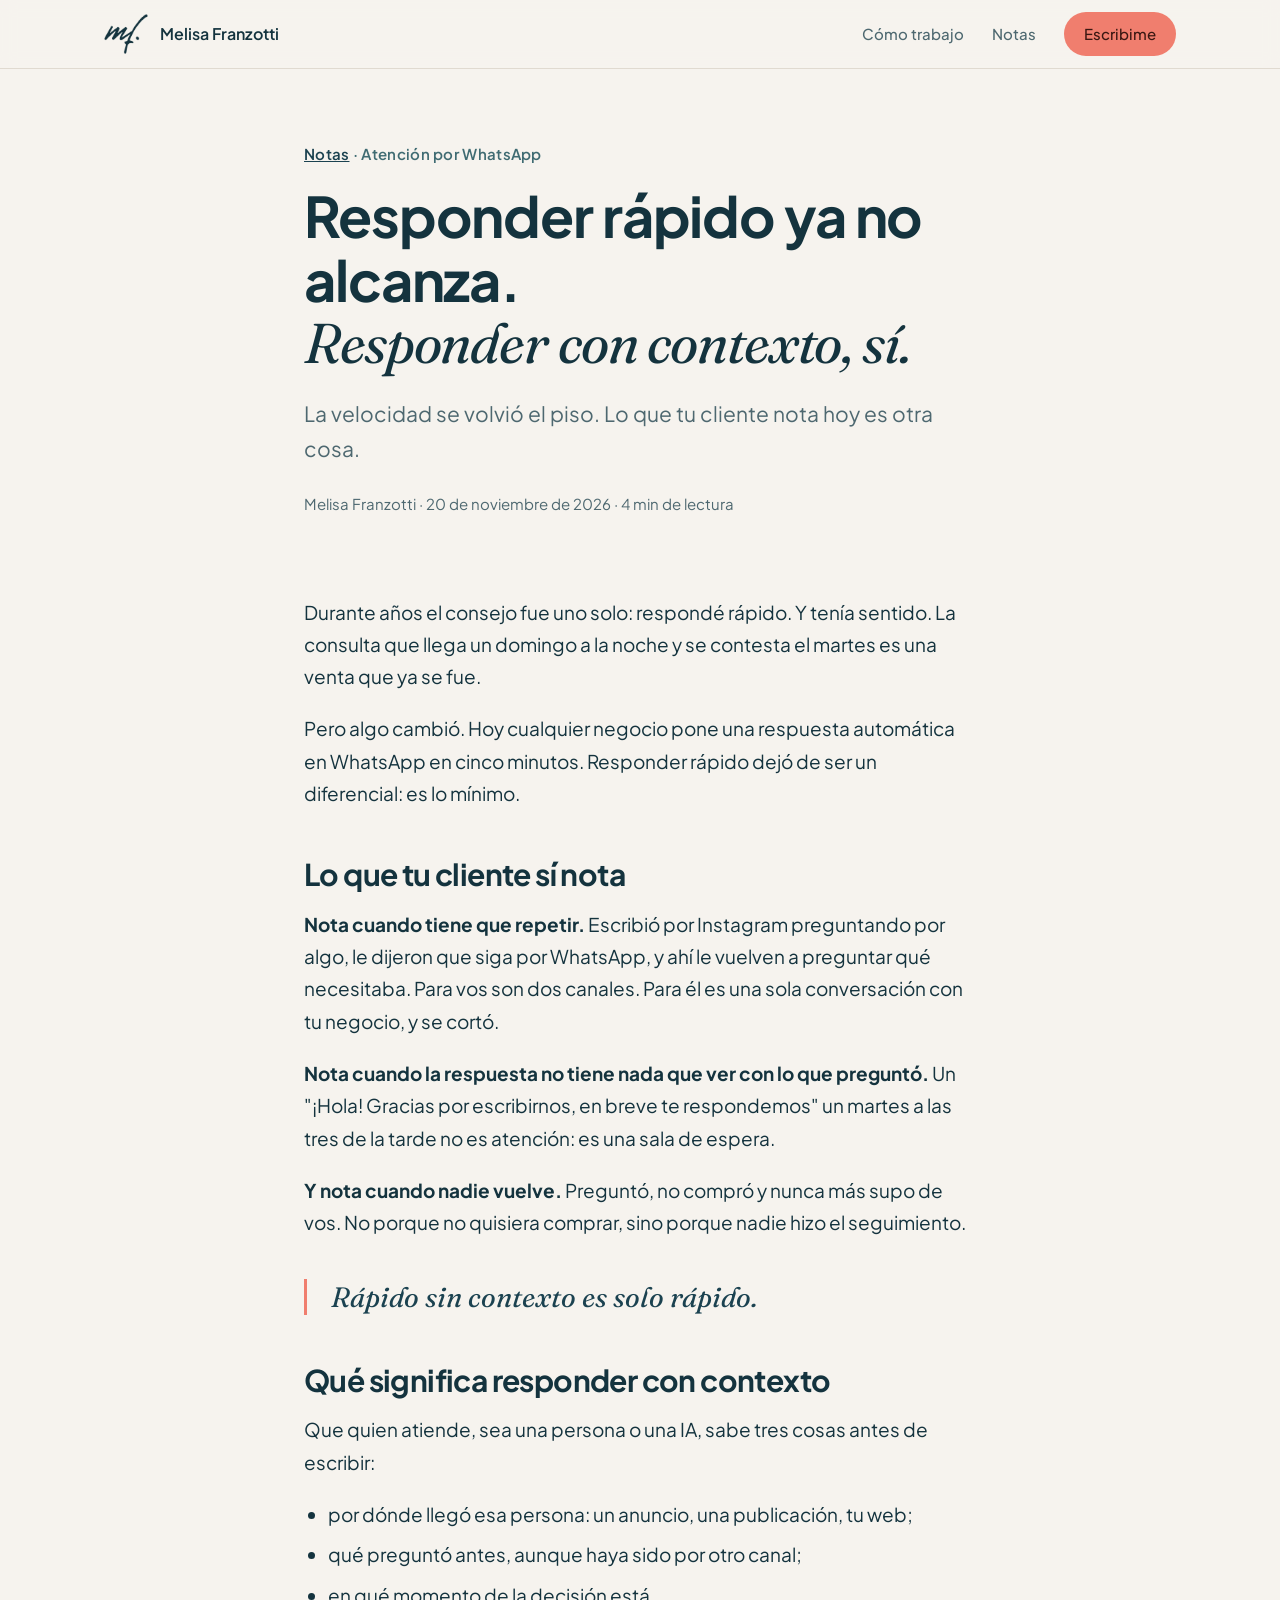
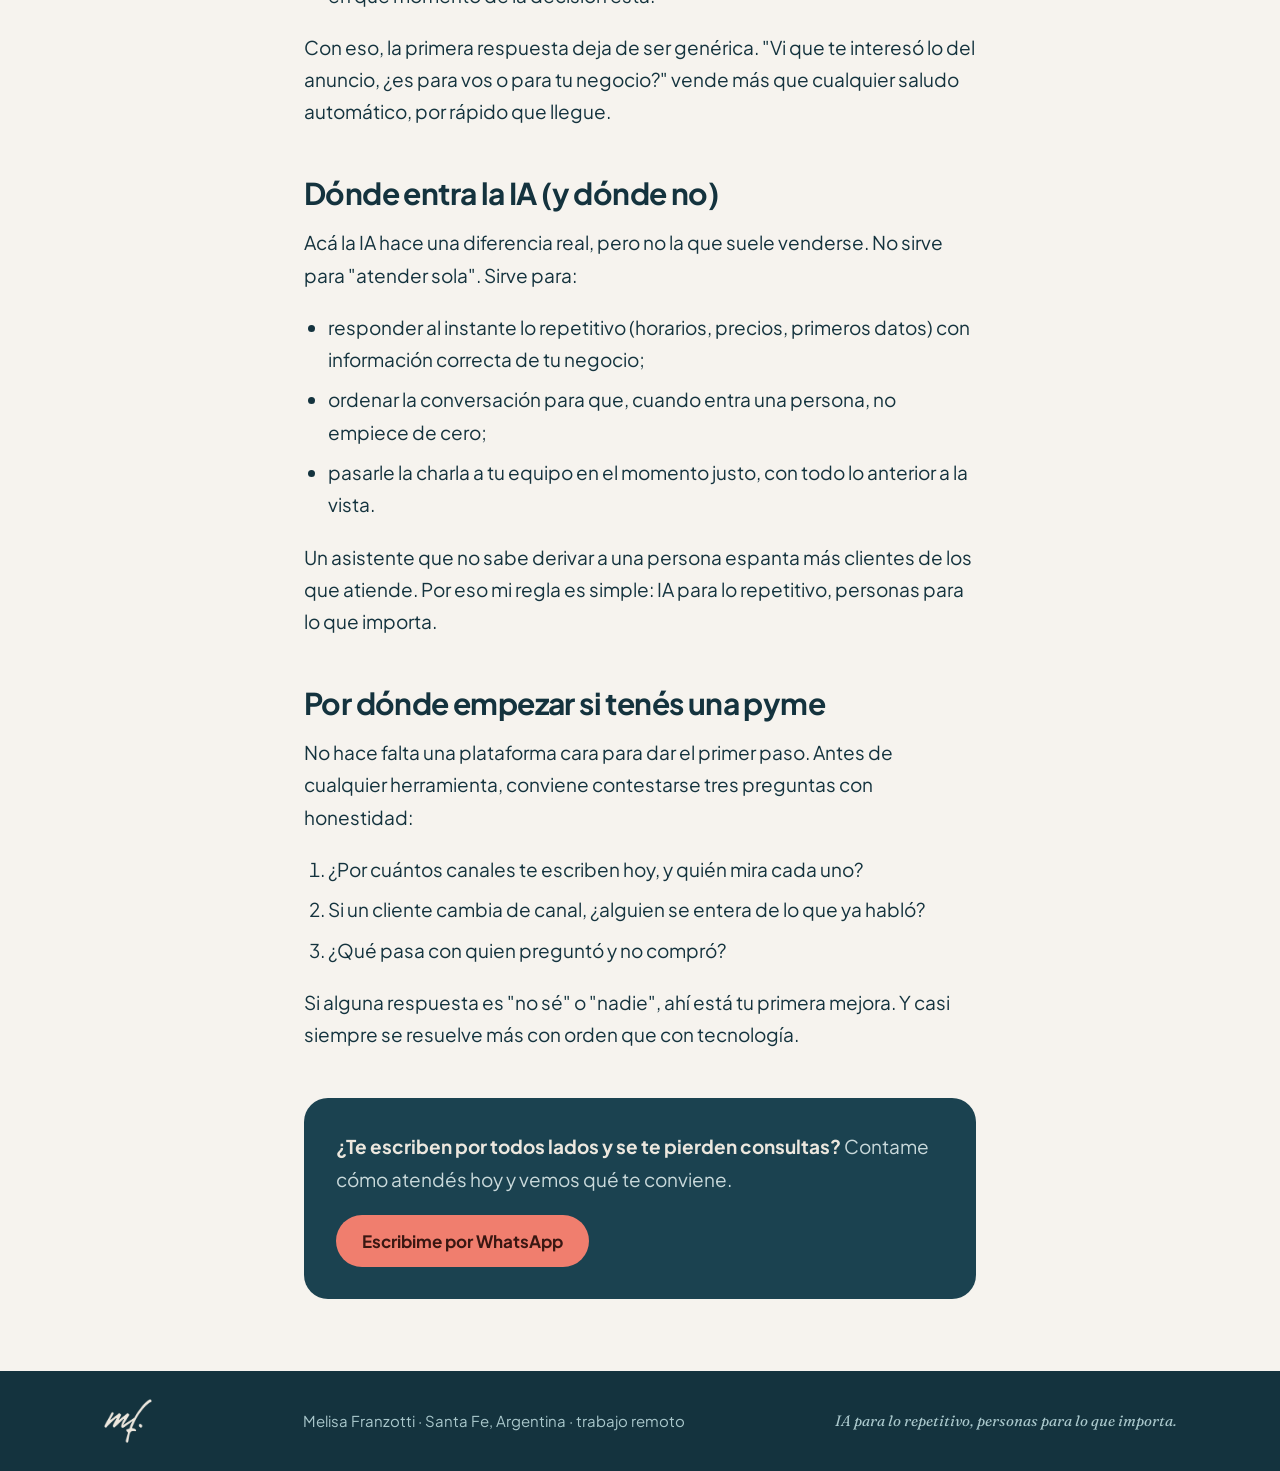
<file: notas/responder-con-contexto/index.html>
<!doctype html>
<html lang="es-AR">
<head>
<meta charset="utf-8">
<meta name="viewport" content="width=device-width, initial-scale=1">
<title>Atención por WhatsApp en pymes: responder rápido ya no alcanza · Melisa Franzotti</title>
<meta name="description" content="Por qué la velocidad de respuesta dejó de ser un diferencial y qué nota tu cliente cuando le respondés sin contexto por WhatsApp, Instagram o tu web.">
<meta name="author" content="Melisa Franzotti">
<link rel="canonical" href="https://melisafranzotti.com.ar/notas/responder-con-contexto/">
<link rel="icon" href="../../img/favicon.png" type="image/png">
<meta property="og:type" content="article">
<meta property="og:locale" content="es_AR">
<meta property="og:title" content="Responder rápido ya no alcanza. Responder con contexto, sí.">
<meta property="og:description" content="Qué nota tu cliente cuando le respondés sin contexto, y dónde entra (y dónde no) la IA en la atención de una pyme.">
<meta property="og:url" content="https://melisafranzotti.com.ar/notas/responder-con-contexto/">
<meta property="og:image" content="https://melisafranzotti.com.ar/img/og.jpg">
<meta name="twitter:card" content="summary_large_image">
<meta name="theme-color" content="#1B4250">
<link rel="preconnect" href="https://fonts.googleapis.com">
<link rel="preconnect" href="https://fonts.gstatic.com" crossorigin>
<link rel="stylesheet" href="https://fonts.googleapis.com/css2?family=Fraunces:ital,opsz,wght@1,9..144,400&family=Plus+Jakarta+Sans:wght@400;500;600;700&display=swap">
<link rel="stylesheet" href="../notas.css">
<script type="application/ld+json">
{
  "@context": "https://schema.org",
  "@type": "BlogPosting",
  "headline": "Responder rápido ya no alcanza. Responder con contexto, sí.",
  "description": "Por qué la velocidad de respuesta dejó de ser un diferencial y qué nota tu cliente cuando le respondés sin contexto por WhatsApp, Instagram o tu web.",
  "datePublished": "2026-11-20",
  "dateModified": "2026-11-20",
  "inLanguage": "es-AR",
  "mainEntityOfPage": "https://melisafranzotti.com.ar/notas/responder-con-contexto/",
  "image": "https://melisafranzotti.com.ar/img/og.jpg",
  "author": {"@id": "https://melisafranzotti.com.ar/#melisa", "@type": "Person", "name": "Melisa Franzotti", "url": "https://melisafranzotti.com.ar/"},
  "publisher": {"@id": "https://melisafranzotti.com.ar/#melisa"}
}
</script>
</head>
<body>

<header class="nav">
  <div class="wrap">
    <a class="nav-firma" href="../../"><img src="../../img/mf-tinta.png" alt="mf." width="44" height="40"><span>Melisa Franzotti</span></a>
    <nav class="nav-links" aria-label="Principal">
      <a href="../../#como">Cómo trabajo</a>
      <a class="nav-notas" href="../">Notas</a>
      <a class="btn btn-coral" href="https://wa.me/5493435143887?text=Hola%20Melisa%2C%20le%C3%AD%20tu%20nota%20y%20quiero%20consultarte" target="_blank" rel="noopener">Escribime</a>
    </nav>
  </div>
</header>

<main>
<article>
  <div class="cabecera">
    <div class="angosto">
      <p class="eyebrow"><a href="../">Notas</a> · Atención por WhatsApp</p>
      <h1>Responder rápido ya no alcanza. <span class="serif">Responder con contexto, sí.</span></h1>
      <p class="bajada">La velocidad se volvió el piso. Lo que tu cliente nota hoy es otra cosa.</p>
      <p class="meta">Melisa Franzotti · 20 de noviembre de 2026 · 4 min de lectura</p>
    </div>
  </div>

  <div class="cuerpo">
    <div class="angosto">
      <p>Durante años el consejo fue uno solo: respondé rápido. Y tenía sentido. La consulta que llega un domingo a la noche y se contesta el martes es una venta que ya se fue.</p>
      <p>Pero algo cambió. Hoy cualquier negocio pone una respuesta automática en WhatsApp en cinco minutos. Responder rápido dejó de ser un diferencial: es lo mínimo.</p>

      <h2>Lo que tu cliente sí nota</h2>
      <p><strong>Nota cuando tiene que repetir.</strong> Escribió por Instagram preguntando por algo, le dijeron que siga por WhatsApp, y ahí le vuelven a preguntar qué necesitaba. Para vos son dos canales. Para él es una sola conversación con tu negocio, y se cortó.</p>
      <p><strong>Nota cuando la respuesta no tiene nada que ver con lo que preguntó.</strong> Un "¡Hola! Gracias por escribirnos, en breve te respondemos" un martes a las tres de la tarde no es atención: es una sala de espera.</p>
      <p><strong>Y nota cuando nadie vuelve.</strong> Preguntó, no compró y nunca más supo de vos. No porque no quisiera comprar, sino porque nadie hizo el seguimiento.</p>

      <blockquote>Rápido sin contexto es solo rápido.</blockquote>

      <h2>Qué significa responder con contexto</h2>
      <p>Que quien atiende, sea una persona o una IA, sabe tres cosas antes de escribir:</p>
      <ul>
        <li>por dónde llegó esa persona: un anuncio, una publicación, tu web;</li>
        <li>qué preguntó antes, aunque haya sido por otro canal;</li>
        <li>en qué momento de la decisión está.</li>
      </ul>
      <p>Con eso, la primera respuesta deja de ser genérica. "Vi que te interesó lo del anuncio, ¿es para vos o para tu negocio?" vende más que cualquier saludo automático, por rápido que llegue.</p>

      <h2>Dónde entra la IA (y dónde no)</h2>
      <p>Acá la IA hace una diferencia real, pero no la que suele venderse. No sirve para "atender sola". Sirve para:</p>
      <ul>
        <li>responder al instante lo repetitivo (horarios, precios, primeros datos) con información correcta de tu negocio;</li>
        <li>ordenar la conversación para que, cuando entra una persona, no empiece de cero;</li>
        <li>pasarle la charla a tu equipo en el momento justo, con todo lo anterior a la vista.</li>
      </ul>
      <p>Un asistente que no sabe derivar a una persona espanta más clientes de los que atiende. Por eso mi regla es simple: IA para lo repetitivo, personas para lo que importa.</p>

      <h2>Por dónde empezar si tenés una pyme</h2>
      <p>No hace falta una plataforma cara para dar el primer paso. Antes de cualquier herramienta, conviene contestarse tres preguntas con honestidad:</p>
      <ol>
        <li>¿Por cuántos canales te escriben hoy, y quién mira cada uno?</li>
        <li>Si un cliente cambia de canal, ¿alguien se entera de lo que ya habló?</li>
        <li>¿Qué pasa con quien preguntó y no compró?</li>
      </ol>
      <p>Si alguna respuesta es "no sé" o "nadie", ahí está tu primera mejora. Y casi siempre se resuelve más con orden que con tecnología.</p>

      <div class="cierre">
        <p><strong>¿Te escriben por todos lados y se te pierden consultas?</strong> Contame cómo atendés hoy y vemos qué te conviene.</p>
        <a class="btn btn-coral" href="https://wa.me/5493435143887?text=Hola%20Melisa%2C%20le%C3%AD%20tu%20nota%20y%20quiero%20consultarte" target="_blank" rel="noopener">Escribime por WhatsApp</a>
      </div>
    </div>
  </div>
</article>
</main>

<footer>
  <div class="wrap">
    <img src="../../img/mf-crema.png" alt="mf." width="48" height="44">
    <span>Melisa Franzotti · Santa Fe, Argentina · trabajo remoto</span>
    <span class="serif">IA para lo repetitivo, personas para lo que importa.</span>
  </div>
</footer>

</body>
</html>
</file>
<file: notas/notas.css>
:root{
  --petroleo:#1B4250; --petroleo-osc:#14333E; --agua:#6E9FA6; --agua-clara:#D3E2E3; --agua-texto:#3F6B72;
  --crema:#ECE7DE; --crema-clara:#F6F3EE; --coral:#F07E6E; --coral-texto:#3A1712; --gris:#4E6870; --linea:#D2CABD;
}
*{box-sizing:border-box}
body{margin:0;font-family:'Plus Jakarta Sans',system-ui,sans-serif;color:var(--petroleo-osc);background:var(--crema-clara);font-size:19px;line-height:1.7;-webkit-font-smoothing:antialiased}
img{max-width:100%;display:block}
a{color:var(--petroleo)}
.serif{font-family:'Fraunces',Georgia,serif;font-style:italic;font-weight:400}
.wrap{max-width:1120px;margin:0 auto;padding:0 24px}
.angosto{max-width:720px;margin:0 auto;padding:0 24px}
.eyebrow{font-size:15px;font-weight:600;letter-spacing:.02em;color:var(--agua-texto);margin:0 0 16px}
h1,h2,h3{margin:0;line-height:1.15;letter-spacing:-.02em}
.btn{display:inline-flex;align-items:center;gap:10px;min-height:52px;padding:0 26px;border-radius:999px;font-weight:700;font-size:17px;text-decoration:none}
.btn:focus-visible{outline:3px solid var(--agua);outline-offset:3px}
.btn-coral{background:var(--coral);color:var(--coral-texto)}

.nav{position:sticky;top:0;z-index:10;background:rgba(246,243,238,.92);backdrop-filter:blur(8px);border-bottom:1px solid rgba(210,202,189,.6)}
.nav .wrap{display:flex;align-items:center;justify-content:space-between;height:68px}
.nav-firma{display:flex;align-items:center;gap:12px;text-decoration:none;color:var(--petroleo-osc);font-weight:600;font-size:16px}
.nav-firma img{width:44px;height:auto}
.nav-links{display:flex;align-items:center;gap:28px}
.nav-links a{text-decoration:none;font-size:15px;font-weight:500;color:var(--gris)}
.nav .btn{min-height:44px;padding:0 20px;font-size:15px}
.nav-links a.btn-coral{color:var(--coral-texto)}

.cabecera{padding:72px 0 40px}
.cabecera h1{font-size:clamp(36px,5vw,56px);font-weight:700;margin-bottom:20px}
.cabecera h1 .serif{display:block}
.bajada{font-size:21px;color:var(--gris);margin:0 0 24px}
.meta{font-size:15px;color:var(--gris)}
.cuerpo{padding:24px 0 72px}
.cuerpo h2{font-size:30px;font-weight:700;margin:48px 0 16px}
.cuerpo p{margin:0 0 20px}
.cuerpo ul,.cuerpo ol{padding-left:24px;margin:0 0 20px}
.cuerpo li{margin-bottom:8px}
.cuerpo blockquote{margin:40px 0;padding:0 0 0 24px;border-left:3px solid var(--coral);font-family:'Fraunces',Georgia,serif;font-style:italic;font-size:28px;line-height:1.3;color:var(--petroleo)}
.cierre{margin-top:48px;padding:32px;border-radius:24px;background:var(--petroleo);color:var(--crema)}
.cierre p{color:#C9D9DB}
.cierre strong{color:var(--crema)}

.lista-notas{list-style:none;padding:0;margin:40px 0 96px}
.lista-notas li{border-top:1px solid var(--linea);padding:28px 0}
.lista-notas a{text-decoration:none}
.lista-notas h2{font-size:28px;font-weight:700;margin-bottom:8px}
.lista-notas p{color:var(--gris);margin:0 0 8px}

footer{background:var(--petroleo-osc);color:#A9C7CB;font-size:15px}
footer .wrap{display:flex;flex-wrap:wrap;gap:16px;align-items:center;justify-content:space-between;padding-top:28px;padding-bottom:28px}
footer img{width:48px}
footer a{color:#A9C7CB}
@media (max-width:900px){.nav-links a:not(.btn):not(.nav-notas){display:none}.nav-links{gap:16px}}
</file>
